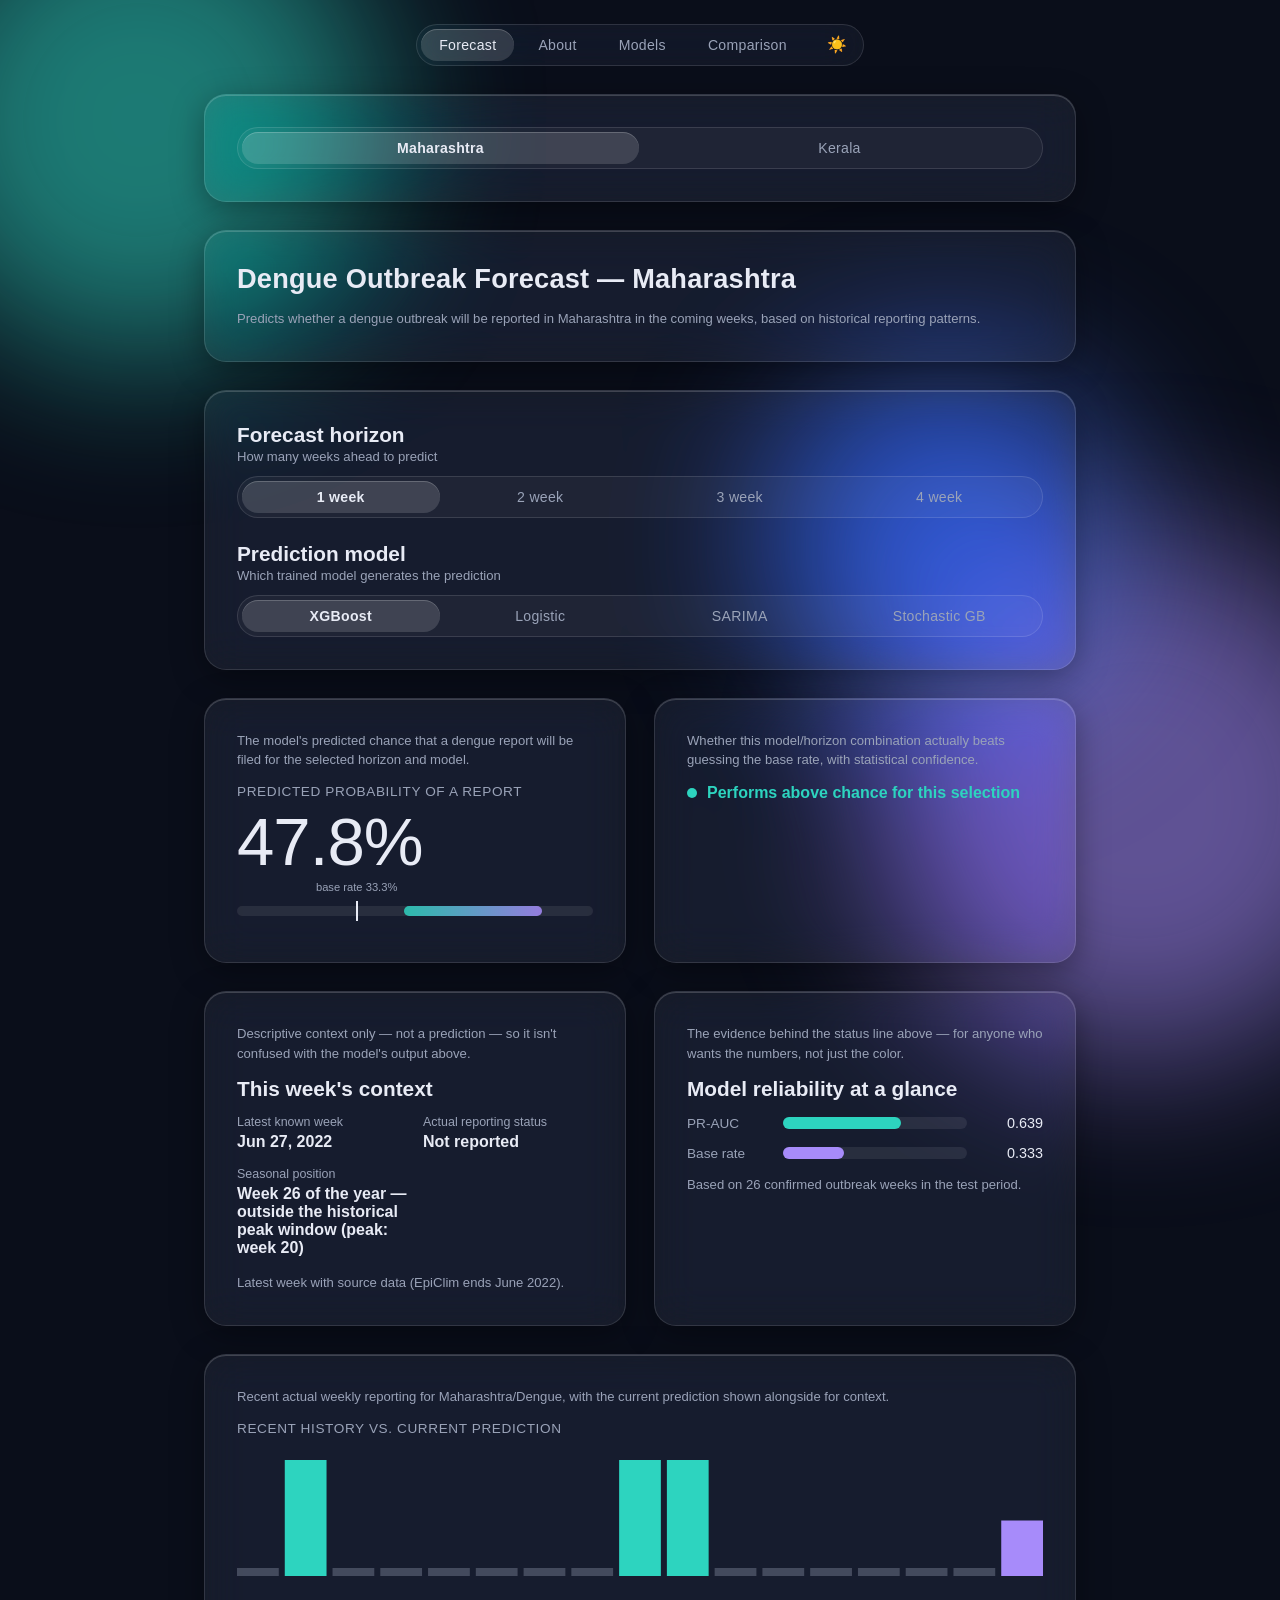
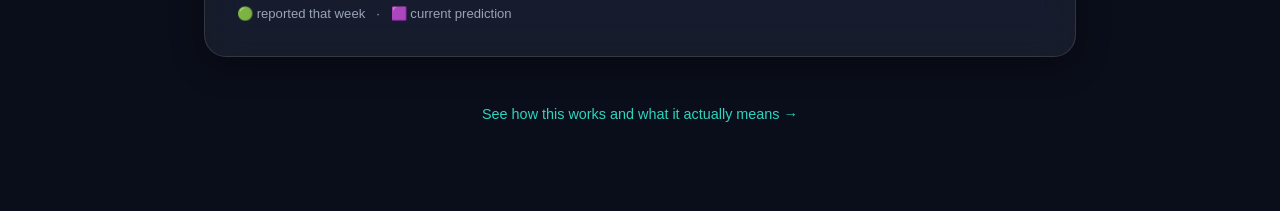
<file: frontend/index.html>
<!DOCTYPE html>
<html lang="en">
<head>
<meta charset="UTF-8">
<script>(function(){try{document.documentElement.dataset.theme=localStorage.getItem('theme')||'dark';}catch(e){}})();</script>
<meta name="viewport" content="width=device-width, initial-scale=1.0">
<link rel="icon" href="data:,">
<link rel="stylesheet" href="styles.css">
<title>Forecast — Dengue Outbreak, Maharashtra</title>
<script src="data/predictions.js"></script>
<script src="data/history.js"></script>
</head>
<body>
  <div class="blob b1"></div>
  <div class="blob b2"></div>
  <div class="blob b3"></div>

  <div class="wrap" id="app">
    <nav class="navbar">
      <a href="index.html" class="active">Forecast</a>
      <a href="about.html">About</a>
      <a href="models.html">Models</a>
      <a href="comparison.html">Comparison</a>
      <button id="theme-toggle" class="theme-toggle" aria-label="Toggle light/dark theme" title="Toggle theme"></button>
    </nav>

    <div class="card" style="animation-delay:0.02s">
      <div class="pill-group" id="state-group">
        <span class="segment-highlight"></span>
        <button class="pill" data-state="maharashtra">Maharashtra</button>
        <button class="pill" data-state="kerala">Kerala</button>
      </div>
      <p class="panel-caption below" id="state-caveat" style="display:none">Kerala trained on fewer outbreak weeks (68 vs 138), so its results rest on less data.</p>
    </div>

    <header class="card" style="animation-delay:0s">
      <h1 id="page-title">Dengue Outbreak Forecast — Maharashtra</h1>
      <p class="panel-caption below" id="page-subtitle">Predicts whether a dengue outbreak will be reported in Maharashtra in the coming weeks, based on historical reporting patterns.</p>
    </header>

    <div class="card" style="animation-delay:0.05s">
      <div class="selector-block">
        <div class="section-title">Forecast horizon</div>
        <div class="selector-desc">How many weeks ahead to predict</div>
        <div class="pill-group" id="horizon-group">
          <span class="segment-highlight"></span>
          <button class="pill" data-horizon="1">1 week</button>
          <button class="pill" data-horizon="2">2 week</button>
          <button class="pill" data-horizon="3">3 week</button>
          <button class="pill" data-horizon="4">4 week</button>
        </div>
      </div>
      <div class="selector-block">
        <div class="section-title">Prediction model</div>
        <div class="selector-desc">Which trained model generates the prediction</div>
        <div class="pill-group" id="model-group">
          <span class="segment-highlight"></span>
          <button class="pill" data-model="xgboost">XGBoost</button>
          <button class="pill" data-model="logistic">Logistic</button>
          <button class="pill" data-model="sarima">SARIMA</button>
          <button class="pill" data-model="sgb">Stochastic GB</button>
        </div>
        <p class="panel-caption below" id="shap-note" style="display:none">SHAP feature importance (on the About page) was computed for XGBoost only — not available for this model.</p>
      </div>
    </div>

    <div class="panel-grid">
      <div class="card" id="hero-card" style="animation-delay:0.1s">
        <p class="panel-caption">The model's predicted chance that a dengue report will be filed for the selected horizon and model.</p>
        <div class="hero-label" id="hero-label">Predicted probability of a report</div>
        <div class="hero-number count-up" id="hero-prob">—</div>
        <div class="ci-track" id="ci-track">
          <div class="ci-band" id="ci-band"></div>
          <div class="ci-marker" id="ci-marker" data-label="base rate"></div>
        </div>
        <p class="panel-caption below" id="sarima-score-note" style="display:none">SARIMA forecasts the reporting series directly — this is a forecast score, not a calibrated probability.</p>
      </div>

      <div class="card" id="status-card" style="animation-delay:0.15s">
        <p class="panel-caption">Whether this model/horizon combination actually beats guessing the base rate, with statistical confidence.</p>
        <div class="status-line" id="status-line">Loading…</div>
      </div>
    </div>

    <div class="panel-grid">
      <div class="card" id="week-context-card" style="animation-delay:0.16s">
        <p class="panel-caption">Descriptive context only — not a prediction — so it isn't confused with the model's output above.</p>
        <div class="section-title">This week's context</div>
        <dl class="fact-grid">
          <div><dt>Latest known week</dt><dd id="ctx-week-date">—</dd></div>
          <div><dt>Actual reporting status</dt><dd id="ctx-reported">—</dd></div>
          <div><dt>Seasonal position</dt><dd id="ctx-season">—</dd></div>
        </dl>
        <p class="panel-caption below">Latest week with source data (EpiClim ends June 2022).</p>
      </div>

      <div class="card" id="reliability-card" style="animation-delay:0.19s">
        <p class="panel-caption">The evidence behind the status line above — for anyone who wants the numbers, not just the color.</p>
        <div class="section-title">Model reliability at a glance</div>
        <div class="reliability-row">
          <div class="reliability-label">PR-AUC</div>
          <div class="reliability-track"><div class="reliability-fill pr-auc" id="rel-prauc-bar"></div></div>
          <div class="reliability-value" id="rel-prauc-value">—</div>
        </div>
        <div class="reliability-row">
          <div class="reliability-label">Base rate</div>
          <div class="reliability-track"><div class="reliability-fill base-rate" id="rel-base-bar"></div></div>
          <div class="reliability-value" id="rel-base-value">—</div>
        </div>
        <p class="panel-caption below" id="rel-positives">—</p>
      </div>
    </div>

    <div class="card" id="context-card" style="animation-delay:0.18s">
      <p class="panel-caption" id="context-chart-caption">Recent actual weekly reporting for Maharashtra/Dengue, with the current prediction shown alongside for context.</p>
      <div class="hero-label" style="margin-bottom:14px">Recent history vs. current prediction</div>
      <canvas id="context-canvas" height="140"></canvas>
      <p class="panel-caption below">🟢 reported that week &nbsp; · &nbsp; 🟪 current prediction</p>
    </div>

    <div class="more-link-wrap" style="animation-delay:0.2s">
      <a class="more-link" href="about.html">See how this works and what it actually means →</a>
    </div>
  </div>

<script src="theme.js"></script>
<script>
let ALL_PREDICTIONS = null;
let ALL_HISTORY = null;
let DATA = null;       // ALL_PREDICTIONS[state]
let HISTORY = null;    // ALL_HISTORY[state], plus .boundaries from ALL_HISTORY.boundaries
let horizon = 1, model = 'xgboost', state = 'maharashtra';

const STATE_LABELS = { maharashtra: 'Maharashtra', kerala: 'Kerala' };
const PEAK_WINDOW = 3; // +/- weeks counted as "near" the peak — a proximity band derived
                        // from each state's own single real peak-week value (history.json's
                        // peak_week, computed per state — Kerala's is NOT Maharashtra's).

function stateFromURL() {
  const s = new URLSearchParams(location.search).get('state');
  return s === 'kerala' ? 'kerala' : 'maharashtra';
}

function isoWeek(dateStr) {
  const d = new Date(dateStr + 'T00:00:00Z');
  d.setUTCDate(d.getUTCDate() + 4 - (d.getUTCDay() || 7));
  const yearStart = new Date(Date.UTC(d.getUTCFullYear(), 0, 1));
  return Math.ceil((((d - yearStart) / 86400000) + 1) / 7);
}

function positionHighlight(groupId) {
  const group = document.getElementById(groupId);
  const active = group.querySelector('.pill.active');
  const highlight = group.querySelector('.segment-highlight');
  if (!active || !highlight) return;
  highlight.style.left = active.offsetLeft + 'px';
  highlight.style.width = active.offsetWidth + 'px';
}

function setActive(groupId, attr, value) {
  document.querySelectorAll(`#${groupId} .pill`).forEach(b => {
    b.classList.toggle('active', b.dataset[attr] === String(value));
  });
  positionHighlight(groupId);
}

function showError(msg) {
  const el = document.getElementById('app');
  const div = document.createElement('div');
  div.className = 'card error-card';
  div.textContent = msg;
  el.prepend(div);
}

function countUp(el, target, suffix = '%', ms = 700) {
  const start = performance.now();
  function step(t) {
    const p = Math.min(1, (t - start) / ms);
    el.textContent = (target * p).toFixed(1) + suffix;
    if (p < 1) requestAnimationFrame(step);
  }
  requestAnimationFrame(step);
}

function drawContextChart(probability) {
  if (!HISTORY) return;
  const canvas = document.getElementById('context-canvas');
  const dpr = window.devicePixelRatio || 1;
  const w = canvas.clientWidth || 860, h = 140;
  canvas.width = w * dpr; canvas.height = h * dpr;
  const ctx = canvas.getContext('2d');
  ctx.setTransform(dpr, 0, 0, dpr, 0, 0);
  ctx.clearRect(0, 0, w, h);

  const cutoff = HISTORY.boundaries.test_end;
  const recent = HISTORY.series.filter(r => r.week_start_date <= cutoff).slice(-16);
  const n = recent.length + 1; // +1 slot for the predicted bar
  const gap = 6;
  const barW = (w - gap * (n - 1)) / n;
  const style = getComputedStyle(document.documentElement);
  const teal = style.getPropertyValue('--teal').trim();
  const violet = style.getPropertyValue('--violet').trim();
  const muted = style.getPropertyValue('--muted').trim();

  recent.forEach((r, i) => {
    const x = i * (barW + gap);
    ctx.globalAlpha = r.reported ? 1 : 0.35;
    ctx.fillStyle = r.reported ? teal : muted;
    const barH = r.reported ? h - 24 : 8;
    ctx.fillRect(x, h - 14 - barH, barW, barH);
  });

  const px = recent.length * (barW + gap);
  const predH = Math.max(4, probability * (h - 24));
  ctx.globalAlpha = 1;
  ctx.fillStyle = violet;
  ctx.fillRect(px, h - 14 - predH, barW, predH);
}

function render() {
  const d = DATA[String(horizon)][model];
  countUp(document.getElementById('hero-prob'), d.probability * 100);

  const isSarima = model === 'sarima';
  document.getElementById('hero-label').textContent = isSarima ? 'Forecast score' : 'Predicted probability of a report';
  document.getElementById('sarima-score-note').style.display = isSarima ? '' : 'none';

  const lo = d.pr_auc_ci_lo * 100, hi = d.pr_auc_ci_hi * 100, base = d.base_rate * 100;
  const band = document.getElementById('ci-band');
  band.style.left = lo + '%';
  band.style.width = (hi - lo) + '%';
  const marker = document.getElementById('ci-marker');
  marker.style.left = base + '%';
  marker.dataset.label = `base rate ${base.toFixed(1)}%`;

  const statusLine = document.getElementById('status-line');
  if (d.lower_ci_above_base_rate) {
    statusLine.className = 'status-line ok';
    statusLine.innerHTML = '<span class="dot"></span> Performs above chance for this selection';
  } else {
    statusLine.className = 'status-line warn';
    statusLine.innerHTML = '<span class="dot"></span> Does not perform above chance for this selection — not reliable for decision-making';
  }

  drawContextChart(d.probability);

  document.getElementById('rel-prauc-bar').style.width = (d.pr_auc * 100) + '%';
  document.getElementById('rel-prauc-value').textContent = d.pr_auc.toFixed(3);
  document.getElementById('rel-base-bar').style.width = (d.base_rate * 100) + '%';
  document.getElementById('rel-base-value').textContent = d.base_rate.toFixed(3);
  document.getElementById('rel-positives').textContent =
    `Based on ${d.test_positives} confirmed outbreak weeks in the test period.`;

  const shapNote = document.getElementById('shap-note');
  if (state === 'kerala') {
    shapNote.textContent = 'SHAP feature importance (on the About page) was only computed for Maharashtra/XGBoost — not available for Kerala.';
    shapNote.style.display = '';
  } else if (model === 'sarima' || model === 'sgb') {
    shapNote.textContent = 'SHAP feature importance (on the About page) was computed for XGBoost only — not available for this model.';
    shapNote.style.display = '';
  } else {
    shapNote.style.display = 'none';
  }
}

function renderWeekContext() {
  if (!HISTORY) return;
  // Weeks after coverage_cutoff are a structural gap in the source data (EpiClim
  // stopped reporting), not observed zeros — use the last week with real coverage.
  const cutoff = HISTORY.boundaries.coverage_cutoff;
  const covered = HISTORY.series.filter(r => r.week_start_date <= cutoff);
  const latest = covered[covered.length - 1];
  const date = new Date(latest.week_start_date + 'T00:00:00Z');
  document.getElementById('ctx-week-date').textContent =
    date.toLocaleDateString('en-US', { month: 'short', day: 'numeric', year: 'numeric', timeZone: 'UTC' });
  document.getElementById('ctx-reported').textContent = latest.reported ? 'Reported' : 'Not reported';

  const w = isoWeek(latest.week_start_date);
  const peakWeek = HISTORY.peak_week; // computed from this state's own data (precompute.py's compute_peak_week)
  const distance = Math.min(Math.abs(w - peakWeek), 52 - Math.abs(w - peakWeek));
  const near = distance <= PEAK_WINDOW;
  document.getElementById('ctx-season').textContent =
    `Week ${w} of the year — ${near ? 'within' : 'outside'} the historical peak window (peak: week ${peakWeek})`;
}

function applyState() {
  const label = STATE_LABELS[state];
  document.title = `Forecast — Dengue Outbreak, ${label}`;
  document.getElementById('page-title').textContent = `Dengue Outbreak Forecast — ${label}`;
  document.getElementById('page-subtitle').textContent =
    `Predicts whether a dengue outbreak will be reported in ${label} in the coming weeks, based on historical reporting patterns.`;
  document.getElementById('context-chart-caption').textContent =
    `Recent actual weekly reporting for ${label}/Dengue, with the current prediction shown alongside for context.`;
  document.getElementById('state-caveat').style.display = state === 'kerala' ? '' : 'none';

  DATA = ALL_PREDICTIONS[state];
  HISTORY = { ...ALL_HISTORY[state], boundaries: ALL_HISTORY.boundaries };

  const url = new URL(location.href);
  url.searchParams.set('state', state);
  history.replaceState(null, '', url);

  renderWeekContext();
  render();
}

function init() {
  if (!window.__DATA__ || !window.__DATA__.predictions || !window.__DATA__.history) {
    showError("Couldn't load forecast data — data/predictions.js or data/history.js didn't load. Run python scripts/precompute.py to (re)generate frontend/data/.");
    return;
  }
  ALL_PREDICTIONS = window.__DATA__.predictions;
  ALL_HISTORY = window.__DATA__.history;
  state = stateFromURL();
  setActive('state-group', 'state', state);
  applyState();
}

document.getElementById('horizon-group').addEventListener('click', e => {
  const b = e.target.closest('.pill'); if (!b) return;
  horizon = parseInt(b.dataset.horizon, 10);
  setActive('horizon-group', 'horizon', horizon);
  render();
});
document.getElementById('model-group').addEventListener('click', e => {
  const b = e.target.closest('.pill'); if (!b) return;
  model = b.dataset.model;
  setActive('model-group', 'model', model);
  render();
});
document.getElementById('state-group').addEventListener('click', e => {
  const b = e.target.closest('.pill'); if (!b) return;
  state = b.dataset.state;
  setActive('state-group', 'state', state);
  applyState();
});

setActive('horizon-group', 'horizon', horizon);
setActive('model-group', 'model', model);
init();
</script>
</body>
</html>
</file>
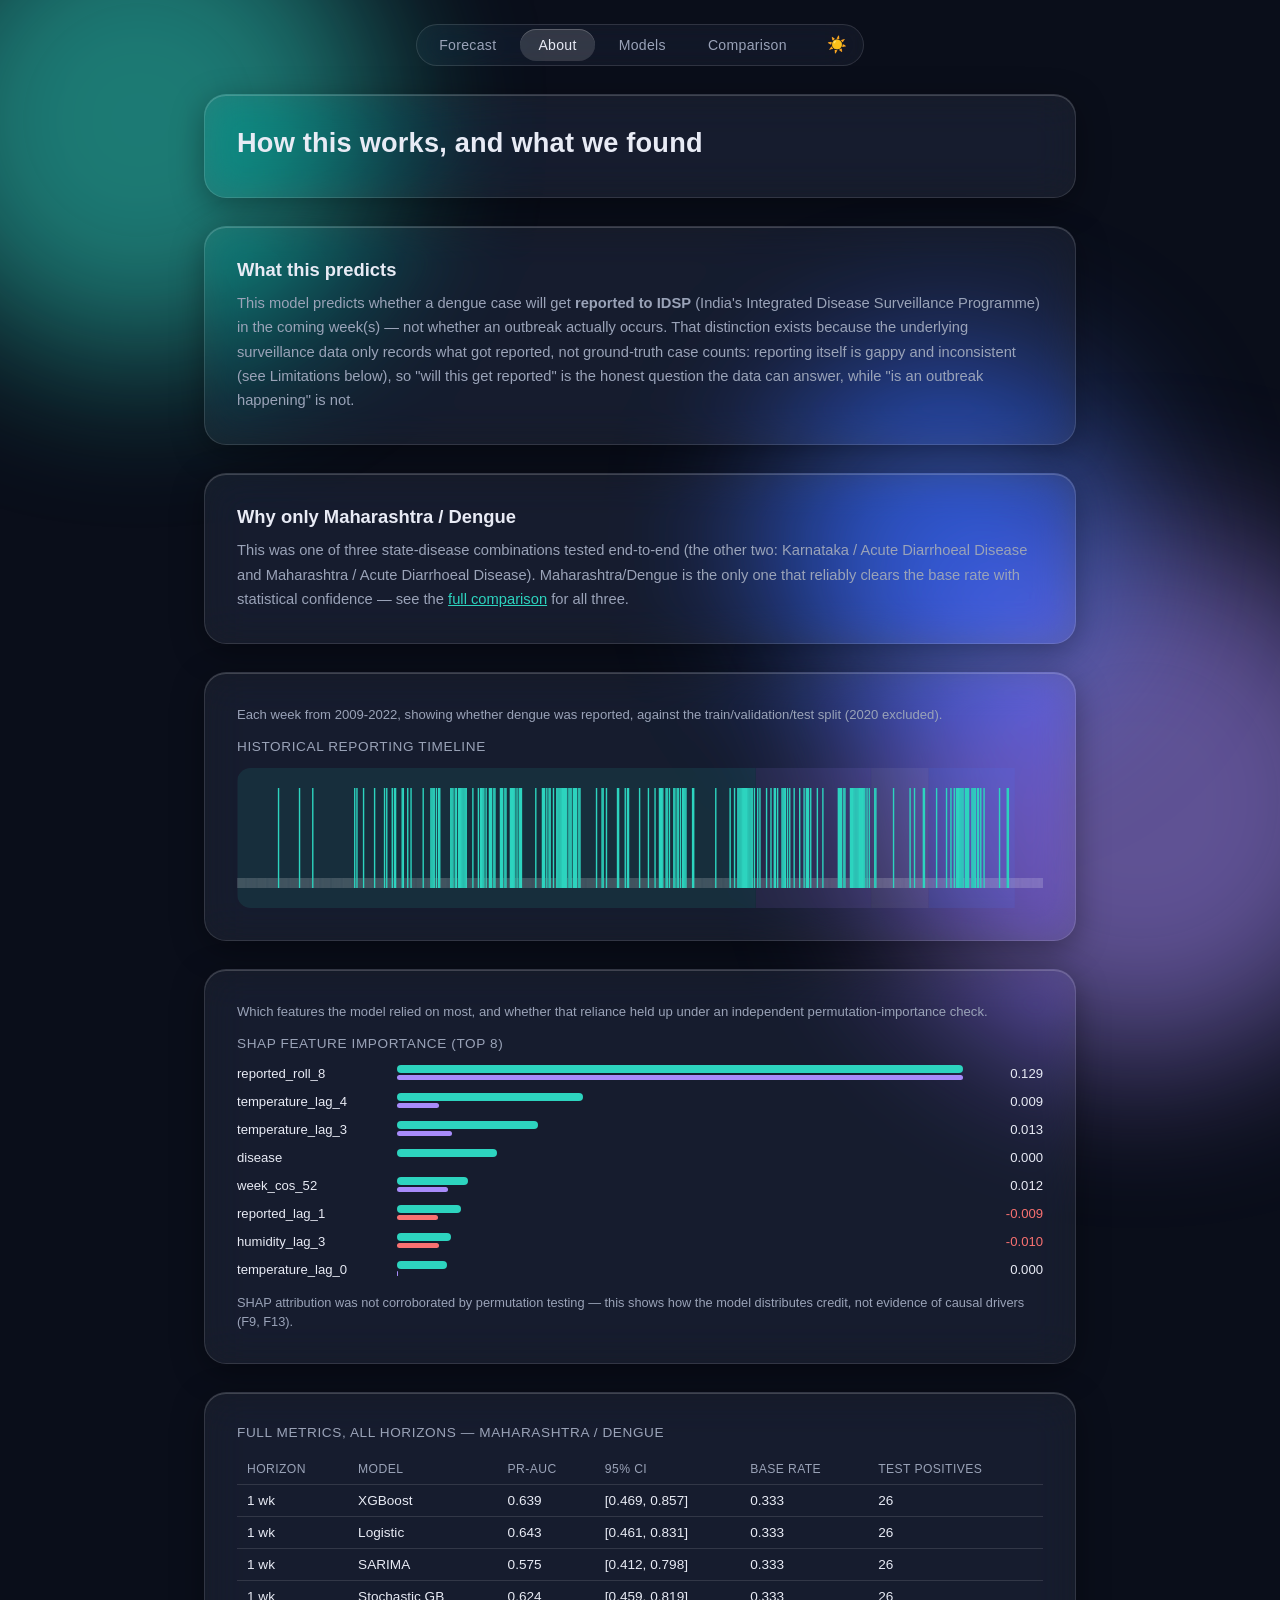
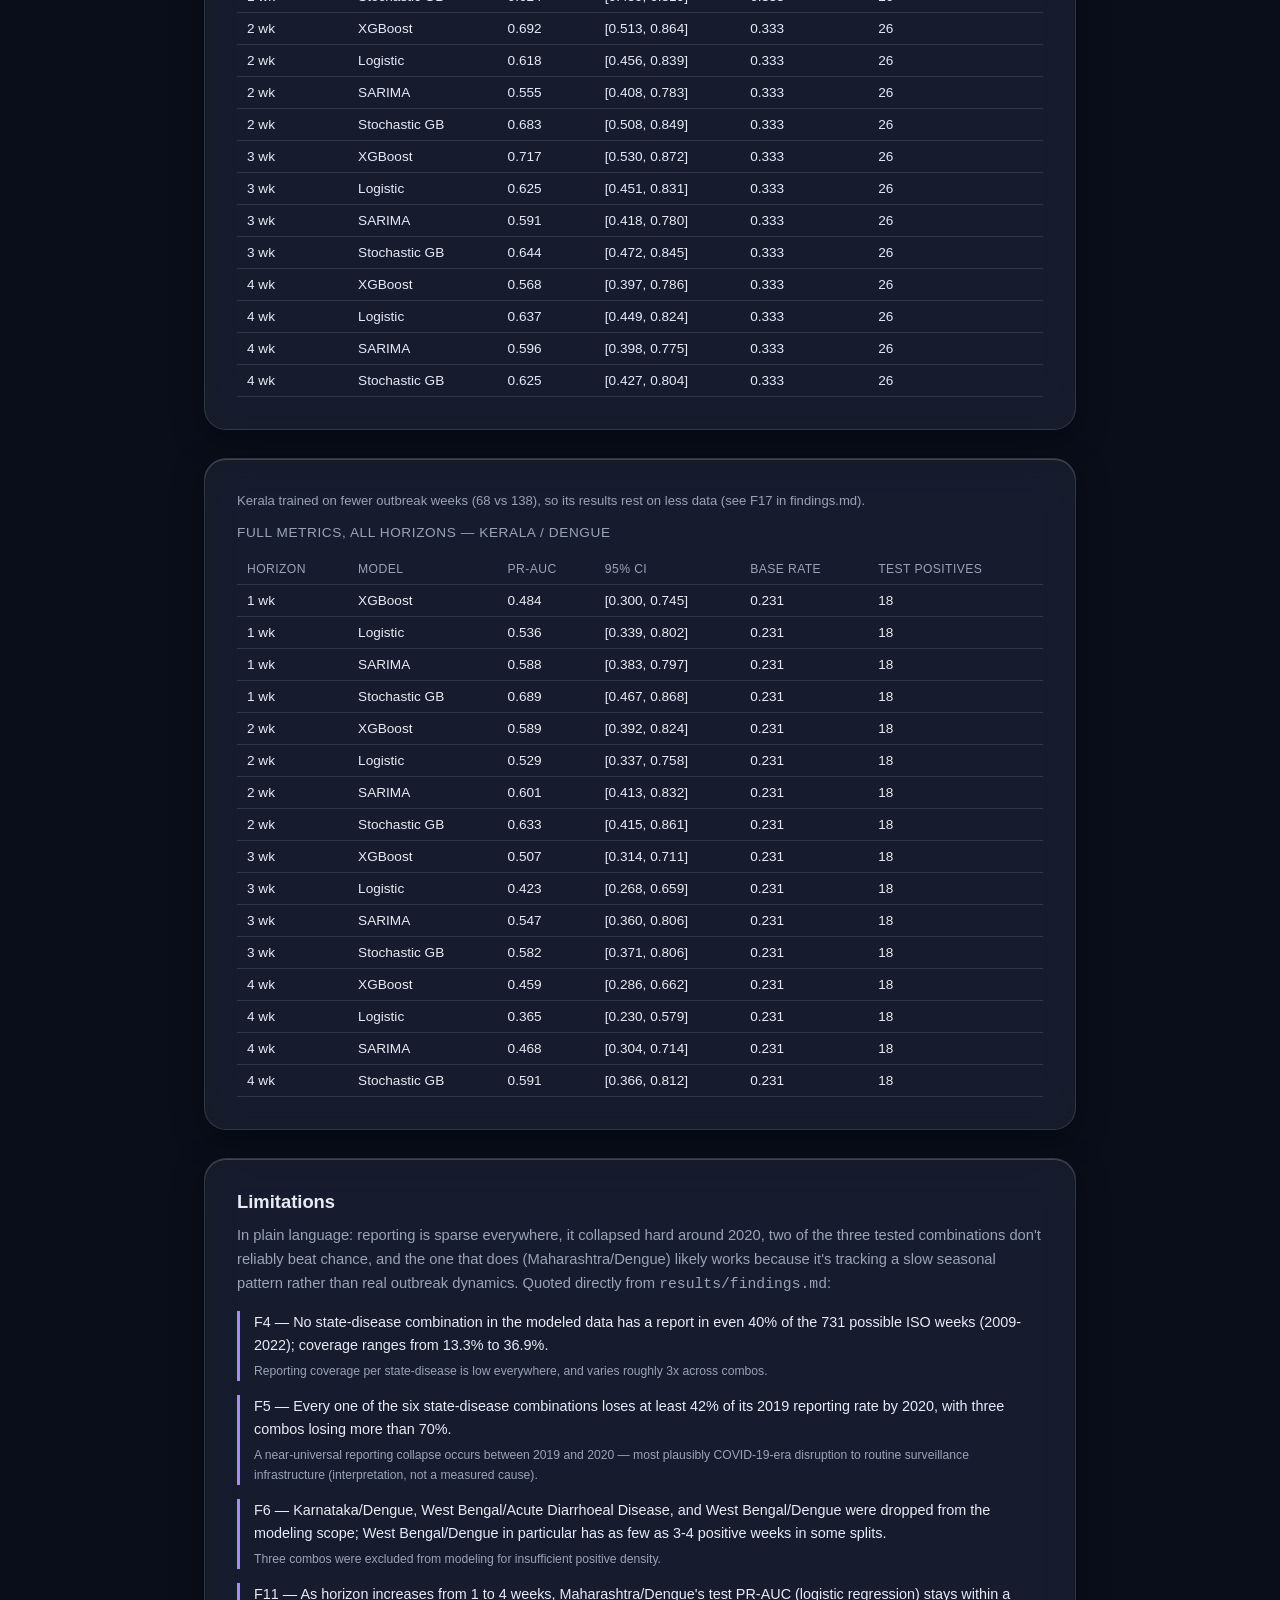
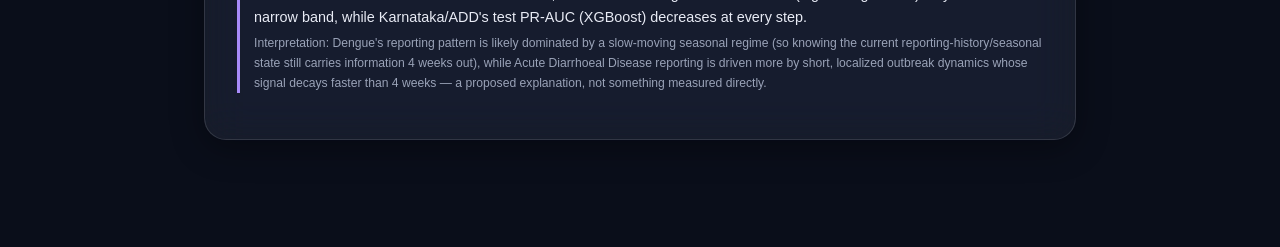
<file: frontend/about.html>
<!DOCTYPE html>
<html lang="en">
<head>
<meta charset="UTF-8">
<script>(function(){try{document.documentElement.dataset.theme=localStorage.getItem('theme')||'dark';}catch(e){}})();</script>
<meta name="viewport" content="width=device-width, initial-scale=1.0">
<link rel="icon" href="data:,">
<link rel="stylesheet" href="styles.css">
<title>About — Dengue Outbreak Forecast</title>
<script src="data/history.js"></script>
<script src="data/shap.js"></script>
<script src="data/predictions.js"></script>
</head>
<body>
  <div class="blob b1"></div>
  <div class="blob b2"></div>
  <div class="blob b3"></div>

  <div class="wrap" id="app">
    <nav class="navbar">
      <a href="index.html">Forecast</a>
      <a href="about.html" class="active">About</a>
      <a href="models.html">Models</a>
      <a href="comparison.html">Comparison</a>
      <button id="theme-toggle" class="theme-toggle" aria-label="Toggle light/dark theme" title="Toggle theme"></button>
    </nav>

    <header class="card" style="animation-delay:0s">
      <h1>How this works, and what we found</h1>
    </header>

    <div class="card prose" style="animation-delay:0.05s">
      <h2>What this predicts</h2>
      <p>This model predicts whether a dengue case will get <strong>reported to IDSP</strong>
        (India's Integrated Disease Surveillance Programme) in the coming week(s) —
        not whether an outbreak actually occurs. That distinction exists because
        the underlying surveillance data only records what got reported, not
        ground-truth case counts: reporting itself is gappy and inconsistent
        (see Limitations below), so "will this get reported" is the honest
        question the data can answer, while "is an outbreak happening" is not.</p>
    </div>

    <div class="card prose" style="animation-delay:0.1s">
      <h2>Why only Maharashtra / Dengue</h2>
      <p>This was one of three state-disease combinations tested end-to-end
        (the other two: Karnataka / Acute Diarrhoeal Disease and Maharashtra /
        Acute Diarrhoeal Disease). Maharashtra/Dengue is the only one that
        reliably clears the base rate with statistical confidence — see the
        <a href="comparison.html">full comparison</a> for all three.</p>
    </div>

    <div class="card" style="animation-delay:0.15s">
      <p class="panel-caption">Each week from 2009-2022, showing whether dengue was reported, against the train/validation/test split (2020 excluded).</p>
      <div class="hero-label" style="margin-bottom:14px">Historical reporting timeline</div>
      <canvas id="history-canvas" height="140"></canvas>
    </div>

    <div class="card" style="animation-delay:0.2s">
      <p class="panel-caption">Which features the model relied on most, and whether that reliance held up under an independent permutation-importance check.</p>
      <div class="hero-label" style="margin-bottom:14px">SHAP feature importance (top 8)</div>
      <div id="shap-list">Loading…</div>
      <div class="shap-caption">SHAP attribution was not corroborated by permutation testing — this shows how the model distributes credit, not evidence of causal drivers (F9, F13).</div>
    </div>

    <div class="card" style="animation-delay:0.25s">
      <div class="hero-label" style="margin-bottom:14px">Full metrics, all horizons — Maharashtra / Dengue</div>
      <table class="metrics-table" id="metrics-table">
        <thead>
          <tr><th>Horizon</th><th>Model</th><th>PR-AUC</th><th>95% CI</th><th>Base rate</th><th>Test positives</th></tr>
        </thead>
        <tbody><tr><td colspan="6">Loading…</td></tr></tbody>
      </table>
    </div>

    <div class="card" style="animation-delay:0.27s">
      <p class="panel-caption">Kerala trained on fewer outbreak weeks (68 vs 138), so its results rest on less data (see F17 in findings.md).</p>
      <div class="hero-label" style="margin-bottom:14px">Full metrics, all horizons — Kerala / Dengue</div>
      <table class="metrics-table" id="metrics-table-kerala">
        <thead>
          <tr><th>Horizon</th><th>Model</th><th>PR-AUC</th><th>95% CI</th><th>Base rate</th><th>Test positives</th></tr>
        </thead>
        <tbody><tr><td colspan="6">Loading…</td></tr></tbody>
      </table>
    </div>

    <div class="card prose" style="animation-delay:0.3s">
      <h2>Limitations</h2>
      <p>In plain language: reporting is sparse everywhere, it collapsed hard
        around 2020, two of the three tested combinations don't reliably
        beat chance, and the one that does (Maharashtra/Dengue) likely works
        because it's tracking a slow seasonal pattern rather than real
        outbreak dynamics. Quoted directly from
        <code>results/findings.md</code>:</p>

      <div class="finding">
        <p class="claim">F4 — No state-disease combination in the modeled data has a report in even 40% of the 731 possible ISO weeks (2009-2022); coverage ranges from 13.3% to 36.9%.</p>
        <p class="cite">Reporting coverage per state-disease is low everywhere, and varies roughly 3x across combos.</p>
      </div>

      <div class="finding">
        <p class="claim">F5 — Every one of the six state-disease combinations loses at least 42% of its 2019 reporting rate by 2020, with three combos losing more than 70%.</p>
        <p class="cite">A near-universal reporting collapse occurs between 2019 and 2020 — most plausibly COVID-19-era disruption to routine surveillance infrastructure (interpretation, not a measured cause).</p>
      </div>

      <div class="finding">
        <p class="claim">F6 — Karnataka/Dengue, West Bengal/Acute Diarrhoeal Disease, and West Bengal/Dengue were dropped from the modeling scope; West Bengal/Dengue in particular has as few as 3-4 positive weeks in some splits.</p>
        <p class="cite">Three combos were excluded from modeling for insufficient positive density.</p>
      </div>

      <div class="finding">
        <p class="claim">F11 — As horizon increases from 1 to 4 weeks, Maharashtra/Dengue's test PR-AUC (logistic regression) stays within a narrow band, while Karnataka/ADD's test PR-AUC (XGBoost) decreases at every step.</p>
        <p class="cite">Interpretation: Dengue's reporting pattern is likely dominated by a slow-moving seasonal regime (so knowing the current reporting-history/seasonal state still carries information 4 weeks out), while Acute Diarrhoeal Disease reporting is driven more by short, localized outbreak dynamics whose signal decays faster than 4 weeks — a proposed explanation, not something measured directly.</p>
      </div>
    </div>
  </div>

<script src="theme.js"></script>
<script>
function showError(msg) {
  const el = document.getElementById('app');
  const div = document.createElement('div');
  div.className = 'card error-card';
  div.textContent = msg;
  el.prepend(div);
}

function drawHistory(series, boundaries) {
  const canvas = document.getElementById('history-canvas');
  const dpr = window.devicePixelRatio || 1;
  const w = canvas.clientWidth || 860, h = 140;
  canvas.width = w * dpr; canvas.height = h * dpr;
  const ctx = canvas.getContext('2d');
  ctx.scale(dpr, dpr);

  const dates = series.map(r => new Date(r.week_start_date));
  const t0 = dates[0].getTime(), t1 = dates[dates.length - 1].getTime();
  const x = t => ((t - t0) / (t1 - t0)) * w;

  const regions = [
    [boundaries.train_start, boundaries.train_end, 'rgba(45,212,191,0.10)'],
    [boundaries.val_start, boundaries.val_end, 'rgba(167,139,250,0.10)'],
    [boundaries.excluded_start, boundaries.excluded_end, 'rgba(255,255,255,0.06)'],
    [boundaries.test_start, boundaries.test_end, 'rgba(79,124,255,0.12)'],
  ];
  regions.forEach(([s, e, color]) => {
    const xs = x(new Date(s).getTime()), xe = x(new Date(e).getTime());
    ctx.fillStyle = color;
    ctx.fillRect(xs, 0, xe - xs, h);
  });

  series.forEach(r => {
    const px = x(new Date(r.week_start_date).getTime());
    ctx.fillStyle = r.reported ? '#2dd4bf' : 'rgba(255,255,255,0.15)';
    ctx.fillRect(px, r.reported ? 20 : h - 30, 1.4, r.reported ? h - 40 : 10);
  });
}

function drawShap(rows) {
  const el = document.getElementById('shap-list');
  const maxShap = Math.max(...rows.map(r => r.mean_abs_shap));
  const maxPerm = Math.max(...rows.map(r => Math.abs(r.permutation_importance_mean ?? 0))) || 1;
  el.innerHTML = rows.map(r => {
    const shapPct = (r.mean_abs_shap / maxShap) * 100;
    const pv = r.permutation_importance_mean;
    const permPct = pv == null ? 0 : (Math.abs(pv) / maxPerm) * 100;
    const permColor = pv != null && pv < 0 ? 'background:var(--status-bad)' : '';
    const negClass = pv != null && pv < 0 ? 'neg' : '';
    return `<div class="shap-row">
      <div class="shap-label">${r.feature}</div>
      <div class="shap-bars">
        <div class="shap-bar" style="width:${shapPct}%"></div>
        <div class="shap-bar perm" style="width:${permPct}%;${permColor}"></div>
      </div>
      <div class="shap-perm-val ${negClass}">${pv == null ? 'n/a' : pv.toFixed(3)}</div>
    </div>`;
  }).join('');
}

const MODEL_LABELS = { xgboost: 'XGBoost', logistic: 'Logistic', sarima: 'SARIMA', sgb: 'Stochastic GB' };

function renderMetricsTable(predictions, tbodySelector) {
  const tbody = document.querySelector(tbodySelector);
  const rows = [];
  for (const horizon of ['1', '2', '3', '4']) {
    for (const model of ['xgboost', 'logistic', 'sarima', 'sgb']) {
      const d = predictions[horizon][model];
      rows.push(`<tr>
        <td>${horizon} wk</td>
        <td>${MODEL_LABELS[model]}</td>
        <td>${d.pr_auc.toFixed(3)}</td>
        <td>[${d.pr_auc_ci_lo.toFixed(3)}, ${d.pr_auc_ci_hi.toFixed(3)}]</td>
        <td>${d.base_rate.toFixed(3)}</td>
        <td>${d.test_positives}</td>
      </tr>`);
    }
  }
  tbody.innerHTML = rows.join('');
}

function init() {
  const data = window.__DATA__;
  if (!data || !data.history || !data.shap || !data.predictions) {
    showError("Couldn't load data — data/*.js didn't load. Run python scripts/precompute.py to (re)generate frontend/data/.");
    return;
  }
  // history.json/predictions.json are now per-state (Forecast page's state
  // selector); this page stays Maharashtra-only for the chart/SHAP panel,
  // plus one additive Kerala metrics table below the Maharashtra one.
  drawHistory(data.history.maharashtra.series, data.history.boundaries);
  drawShap(data.shap);
  renderMetricsTable(data.predictions.maharashtra, '#metrics-table tbody');
  renderMetricsTable(data.predictions.kerala, '#metrics-table-kerala tbody');
}
init();
</script>
</body>
</html>
</file>
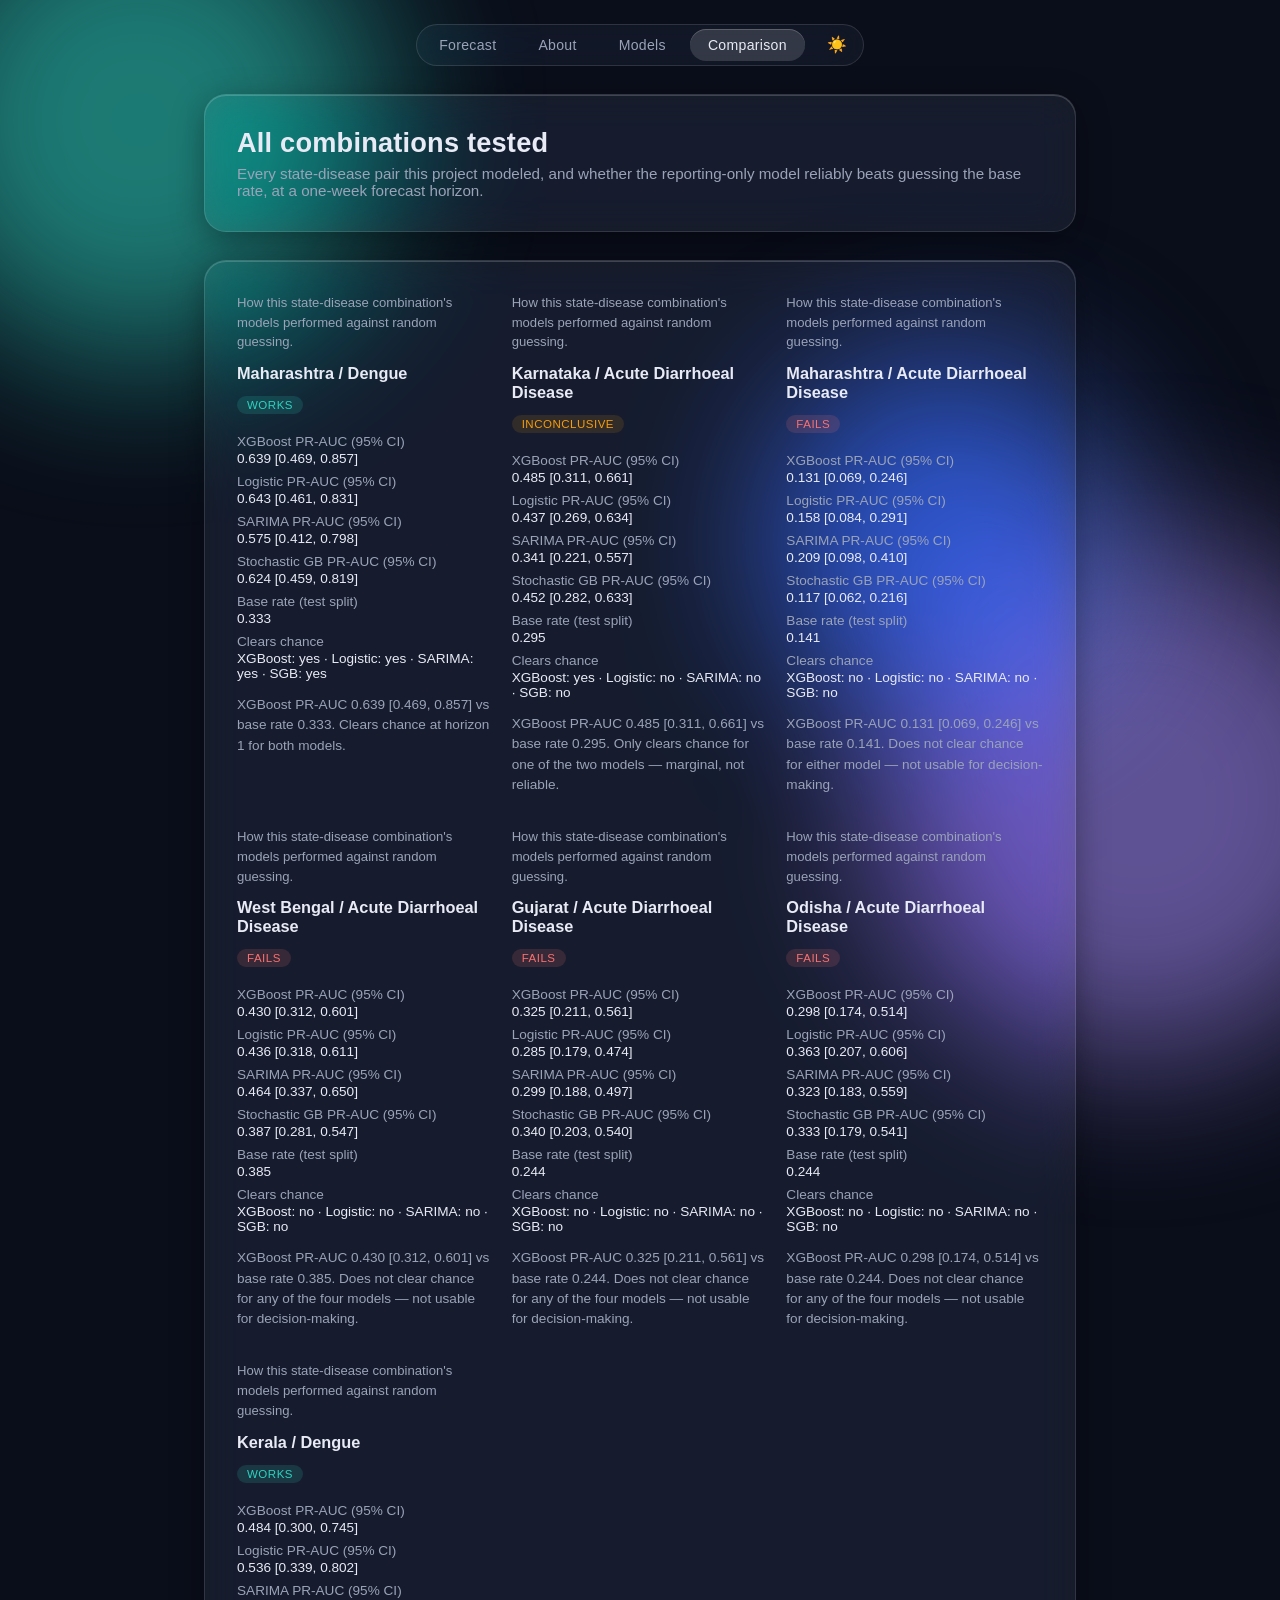
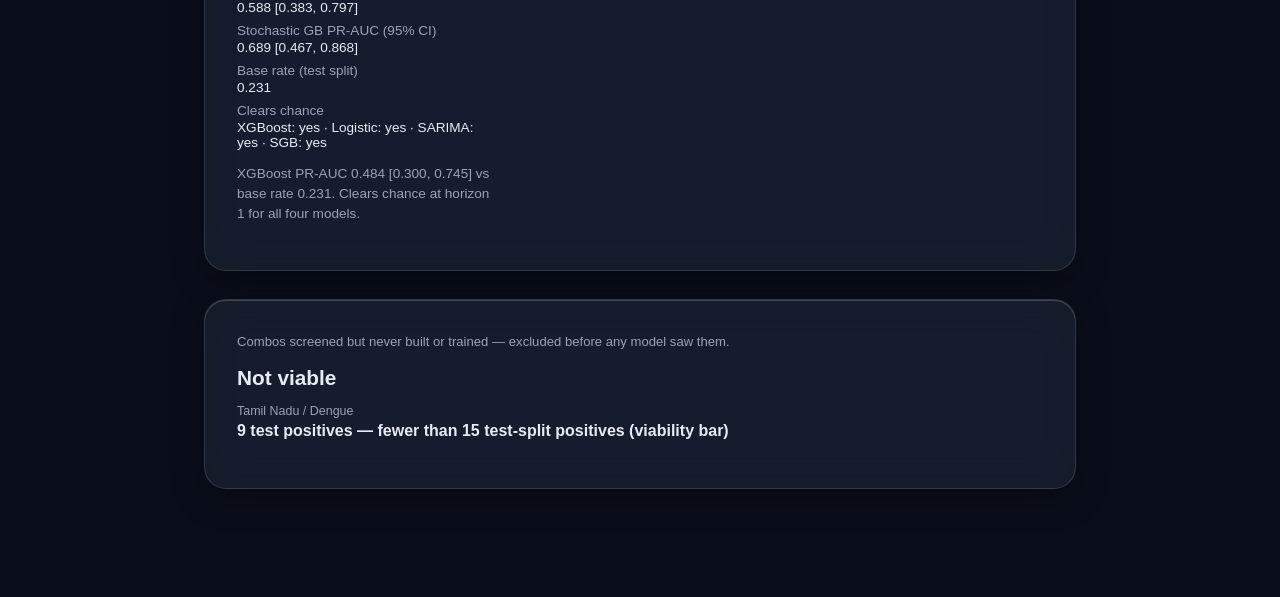
<file: frontend/comparison.html>
<!DOCTYPE html>
<html lang="en">
<head>
<meta charset="UTF-8">
<script>(function(){try{document.documentElement.dataset.theme=localStorage.getItem('theme')||'dark';}catch(e){}})();</script>
<meta name="viewport" content="width=device-width, initial-scale=1.0">
<link rel="icon" href="data:,">
<link rel="stylesheet" href="styles.css">
<title>Comparison — Dengue Outbreak Forecast</title>
<script src="data/comparison.js"></script>
<script src="data/not_viable.js"></script>
</head>
<body>
  <div class="blob b1"></div>
  <div class="blob b2"></div>
  <div class="blob b3"></div>

  <div class="wrap" id="app">
    <nav class="navbar">
      <a href="index.html">Forecast</a>
      <a href="about.html">About</a>
      <a href="models.html">Models</a>
      <a href="comparison.html" class="active">Comparison</a>
      <button id="theme-toggle" class="theme-toggle" aria-label="Toggle light/dark theme" title="Toggle theme"></button>
    </nav>

    <header class="card" style="animation-delay:0s">
      <h1>All combinations tested</h1>
      <p>Every state-disease pair this project modeled, and whether the reporting-only
        model reliably beats guessing the base rate, at a one-week forecast horizon.</p>
    </header>

    <div class="card" style="animation-delay:0.05s">
      <div class="combo-grid" id="combo-grid">Loading…</div>
    </div>

    <div class="card" style="animation-delay:0.08s">
      <p class="panel-caption">Combos screened but never built or trained — excluded before any model saw them.</p>
      <div class="section-title" style="margin-bottom:12px">Not viable</div>
      <dl class="fact-grid" id="not-viable-list"></dl>
    </div>
  </div>

<script src="theme.js"></script>
<script>
function showError(msg) {
  const el = document.getElementById('app');
  const div = document.createElement('div');
  div.className = 'card error-card';
  div.textContent = msg;
  el.prepend(div);
}

function render(combos) {
  const grid = document.getElementById('combo-grid');
  grid.innerHTML = combos.map(c => `
    <div class="combo-card">
      <p class="panel-caption">How this state-disease combination's models performed against random guessing.</p>
      <h3>${c.combo}</h3>
      <div class="outcome-tag ${c.outcome}">${c.outcome}</div>
      <dl>
        <dt>XGBoost PR-AUC (95% CI)</dt>
        <dd>${c.xgboost.pr_auc.toFixed(3)} [${c.xgboost.pr_auc_ci_lo.toFixed(3)}, ${c.xgboost.pr_auc_ci_hi.toFixed(3)}]</dd>
        <dt>Logistic PR-AUC (95% CI)</dt>
        <dd>${c.logistic.pr_auc.toFixed(3)} [${c.logistic.pr_auc_ci_lo.toFixed(3)}, ${c.logistic.pr_auc_ci_hi.toFixed(3)}]</dd>
        <dt>SARIMA PR-AUC (95% CI)</dt>
        <dd>${c.sarima.pr_auc.toFixed(3)} [${c.sarima.pr_auc_ci_lo.toFixed(3)}, ${c.sarima.pr_auc_ci_hi.toFixed(3)}]</dd>
        <dt>Stochastic GB PR-AUC (95% CI)</dt>
        <dd>${c.sgb.pr_auc.toFixed(3)} [${c.sgb.pr_auc_ci_lo.toFixed(3)}, ${c.sgb.pr_auc_ci_hi.toFixed(3)}]</dd>
        <dt>Base rate (test split)</dt>
        <dd>${c.base_rate.toFixed(3)}</dd>
        <dt>Clears chance</dt>
        <dd>XGBoost: ${c.xgboost.cleared ? 'yes' : 'no'} · Logistic: ${c.logistic.cleared ? 'yes' : 'no'} · SARIMA: ${c.sarima.cleared ? 'yes' : 'no'} · SGB: ${c.sgb.cleared ? 'yes' : 'no'}</dd>
      </dl>
      <p class="sentence">${c.sentence}</p>
    </div>
  `).join('');
}

function renderNotViable(items) {
  const el = document.getElementById('not-viable-list');
  el.innerHTML = items.map(item => `
    <div><dt>${item.combo}</dt><dd>${item.test_positives} test positives — ${item.reason}</dd></div>
  `).join('');
}

function init() {
  if (!window.__DATA__ || !window.__DATA__.comparison || !window.__DATA__.not_viable) {
    showError("Couldn't load comparison data — data/comparison.js or data/not_viable.js didn't load. Run python scripts/precompute.py to (re)generate frontend/data/.");
    return;
  }
  render(window.__DATA__.comparison);
  renderNotViable(window.__DATA__.not_viable);
}
init();
</script>
</body>
</html>
</file>
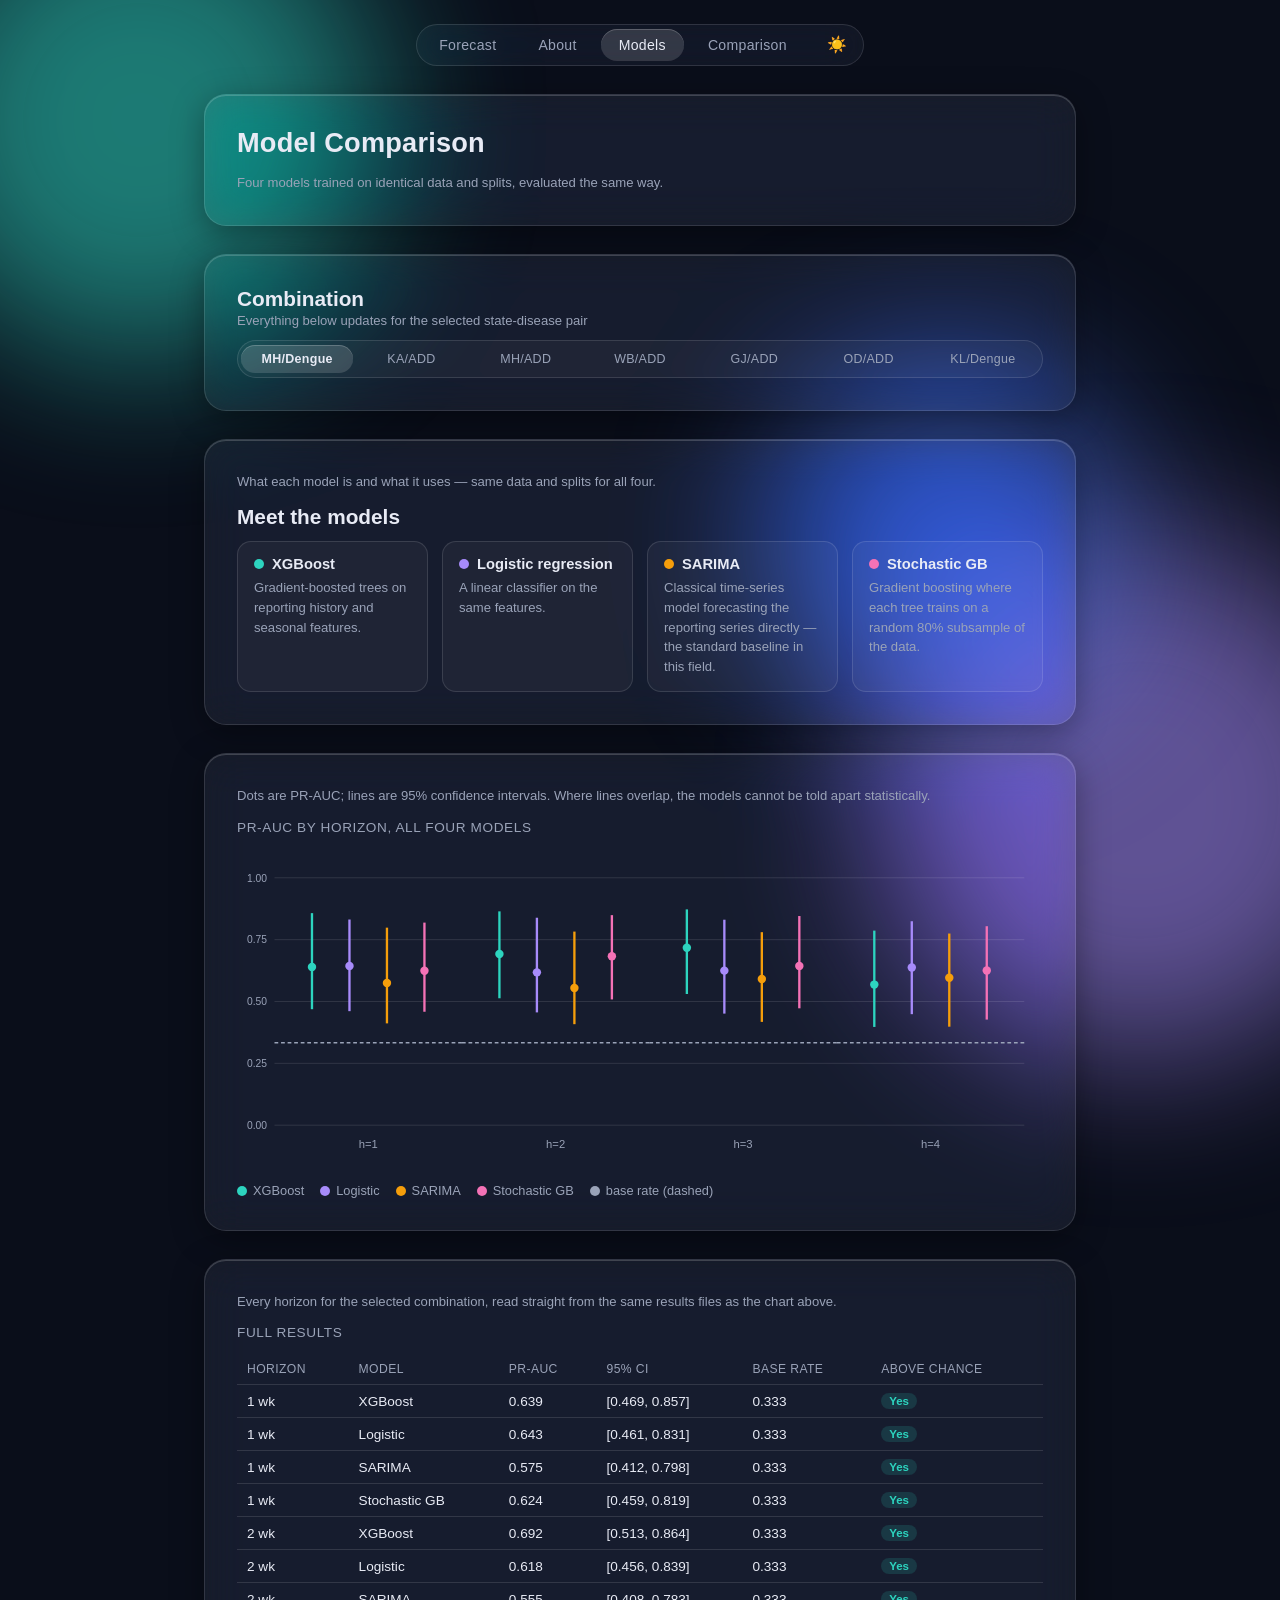
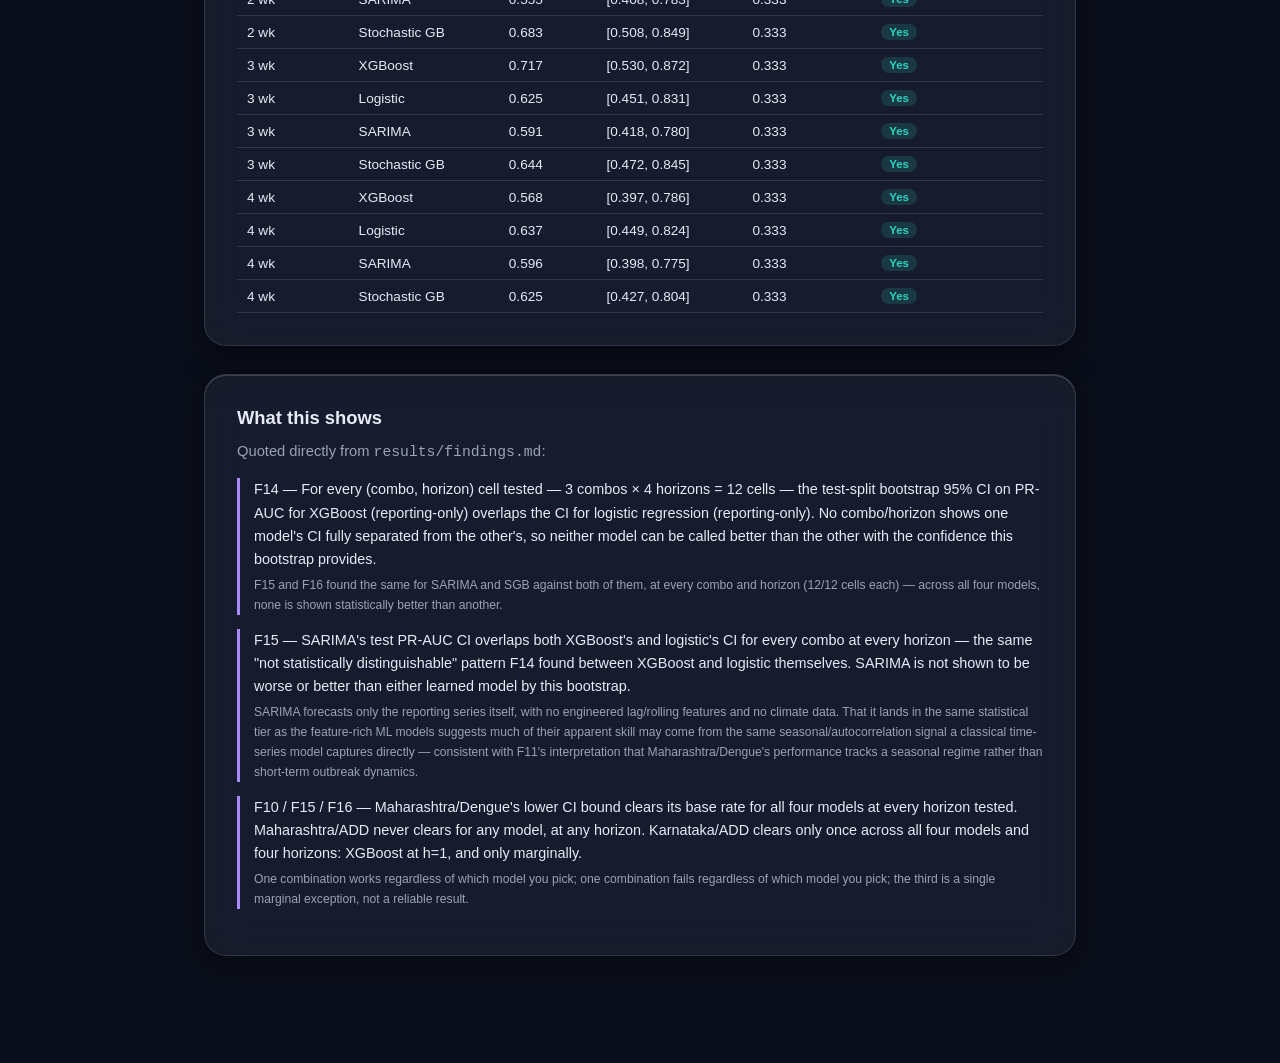
<file: frontend/models.html>
<!DOCTYPE html>
<html lang="en">
<head>
<meta charset="UTF-8">
<script>(function(){try{document.documentElement.dataset.theme=localStorage.getItem('theme')||'dark';}catch(e){}})();</script>
<meta name="viewport" content="width=device-width, initial-scale=1.0">
<link rel="icon" href="data:,">
<link rel="stylesheet" href="styles.css">
<title>Model Comparison — Dengue Outbreak Forecast</title>
<script src="data/models.js"></script>
</head>
<body>
  <div class="blob b1"></div>
  <div class="blob b2"></div>
  <div class="blob b3"></div>

  <div class="wrap" id="app">
    <nav class="navbar">
      <a href="index.html">Forecast</a>
      <a href="about.html">About</a>
      <a href="models.html" class="active">Models</a>
      <a href="comparison.html">Comparison</a>
      <button id="theme-toggle" class="theme-toggle" aria-label="Toggle light/dark theme" title="Toggle theme"></button>
    </nav>

    <header class="card" style="animation-delay:0s">
      <h1>Model Comparison</h1>
      <p class="panel-caption below">Four models trained on identical data and splits, evaluated the same way.</p>
    </header>

    <div class="card" style="animation-delay:0.05s">
      <div class="section-title">Combination</div>
      <div class="selector-desc">Everything below updates for the selected state-disease pair</div>
      <div class="pill-group" id="combo-group">
        <span class="segment-highlight"></span>
        <button class="pill" data-combo="Maharashtra / Dengue">MH/Dengue</button>
        <button class="pill" data-combo="Karnataka / Acute Diarrhoeal Disease">KA/ADD</button>
        <button class="pill" data-combo="Maharashtra / Acute Diarrhoeal Disease">MH/ADD</button>
        <button class="pill" data-combo="West Bengal / Acute Diarrhoeal Disease">WB/ADD</button>
        <button class="pill" data-combo="Gujarat / Acute Diarrhoeal Disease">GJ/ADD</button>
        <button class="pill" data-combo="Odisha / Acute Diarrhoeal Disease">OD/ADD</button>
        <button class="pill" data-combo="Kerala / Dengue">KL/Dengue</button>
      </div>
    </div>

    <div class="card" style="animation-delay:0.08s">
      <p class="panel-caption">What each model is and what it uses — same data and splits for all four.</p>
      <div class="section-title" style="margin-bottom:12px">Meet the models</div>
      <div class="model-mini-grid">
        <div class="model-mini">
          <h4><span class="swatch" style="background:var(--teal)"></span>XGBoost</h4>
          <p>Gradient-boosted trees on reporting history and seasonal features.</p>
        </div>
        <div class="model-mini">
          <h4><span class="swatch" style="background:var(--violet)"></span>Logistic regression</h4>
          <p>A linear classifier on the same features.</p>
        </div>
        <div class="model-mini">
          <h4><span class="swatch" style="background:var(--status-warn)"></span>SARIMA</h4>
          <p>Classical time-series model forecasting the reporting series directly — the standard baseline in this field.</p>
        </div>
        <div class="model-mini">
          <h4><span class="swatch" style="background:var(--sgb-color)"></span>Stochastic GB</h4>
          <p>Gradient boosting where each tree trains on a random 80% subsample of the data.</p>
        </div>
      </div>
    </div>

    <div class="card" style="animation-delay:0.11s">
      <p class="panel-caption">Dots are PR-AUC; lines are 95% confidence intervals. Where lines overlap, the models cannot be told apart statistically.</p>
      <div class="hero-label" style="margin-bottom:14px">PR-AUC by horizon, all four models</div>
      <div id="ci-chart-wrap"><svg id="ci-chart" viewBox="0 0 860 320" width="100%" height="320"></svg></div>
      <div class="chart-legend" id="chart-legend"></div>
    </div>

    <div class="card" style="animation-delay:0.14s">
      <p class="panel-caption">Every horizon for the selected combination, read straight from the same results files as the chart above.</p>
      <div class="hero-label" style="margin-bottom:14px">Full results</div>
      <table class="metrics-table" id="results-table">
        <thead>
          <tr><th>Horizon</th><th>Model</th><th>PR-AUC</th><th>95% CI</th><th>Base rate</th><th>Above chance</th></tr>
        </thead>
        <tbody><tr><td colspan="6">Loading…</td></tr></tbody>
      </table>
    </div>

    <div class="card prose" style="animation-delay:0.17s">
      <h2>What this shows</h2>
      <p>Quoted directly from <code>results/findings.md</code>:</p>

      <div class="finding">
        <p class="claim">F14 — For every (combo, horizon) cell tested — 3 combos × 4 horizons = 12 cells — the test-split bootstrap 95% CI on PR-AUC for XGBoost (reporting-only) overlaps the CI for logistic regression (reporting-only). No combo/horizon shows one model's CI fully separated from the other's, so neither model can be called better than the other with the confidence this bootstrap provides.</p>
        <p class="cite">F15 and F16 found the same for SARIMA and SGB against both of them, at every combo and horizon (12/12 cells each) — across all four models, none is shown statistically better than another.</p>
      </div>

      <div class="finding">
        <p class="claim">F15 — SARIMA's test PR-AUC CI overlaps both XGBoost's and logistic's CI for every combo at every horizon — the same "not statistically distinguishable" pattern F14 found between XGBoost and logistic themselves. SARIMA is not shown to be worse or better than either learned model by this bootstrap.</p>
        <p class="cite">SARIMA forecasts only the reporting series itself, with no engineered lag/rolling features and no climate data. That it lands in the same statistical tier as the feature-rich ML models suggests much of their apparent skill may come from the same seasonal/autocorrelation signal a classical time-series model captures directly — consistent with F11's interpretation that Maharashtra/Dengue's performance tracks a seasonal regime rather than short-term outbreak dynamics.</p>
      </div>

      <div class="finding">
        <p class="claim">F10 / F15 / F16 — Maharashtra/Dengue's lower CI bound clears its base rate for all four models at every horizon tested. Maharashtra/ADD never clears for any model, at any horizon. Karnataka/ADD clears only once across all four models and four horizons: XGBoost at h=1, and only marginally.</p>
        <p class="cite">One combination works regardless of which model you pick; one combination fails regardless of which model you pick; the third is a single marginal exception, not a reliable result.</p>
      </div>
    </div>
  </div>

<script src="theme.js"></script>
<script>
const MODELS_ORDER = ['xgboost', 'logistic', 'sarima', 'sgb'];
const MODEL_LABELS = { xgboost: 'XGBoost', logistic: 'Logistic', sarima: 'SARIMA', sgb: 'Stochastic GB' };
const MODEL_COLORS = { xgboost: 'var(--teal)', logistic: 'var(--violet)', sarima: 'var(--status-warn)', sgb: 'var(--sgb-color)' };
const HORIZONS = ['1', '2', '3', '4'];

let combo = 'Maharashtra / Dengue';

function showError(msg) {
  const el = document.getElementById('app');
  const div = document.createElement('div');
  div.className = 'card error-card';
  div.textContent = msg;
  el.prepend(div);
}

function positionHighlight() {
  const group = document.getElementById('combo-group');
  const active = group.querySelector('.pill.active');
  const highlight = group.querySelector('.segment-highlight');
  if (!active || !highlight) return;
  highlight.style.left = active.offsetLeft + 'px';
  highlight.style.width = active.offsetWidth + 'px';
}

function setActiveCombo() {
  document.querySelectorAll('#combo-group .pill').forEach(b => {
    b.classList.toggle('active', b.dataset.combo === combo);
  });
  positionHighlight();
}

const CHART_W = 860, CHART_H = 320;
const MARGIN = { top: 20, right: 20, bottom: 36, left: 40 };
const PLOT_W = CHART_W - MARGIN.left - MARGIN.right;
const PLOT_H = CHART_H - MARGIN.top - MARGIN.bottom;

function yPos(v) { return MARGIN.top + (1 - v) * PLOT_H; }

function drawChart(data) {
  const groupW = PLOT_W / HORIZONS.length;
  const modelW = groupW / (MODELS_ORDER.length + 1);
  let svg = '';

  [0, 0.25, 0.5, 0.75, 1].forEach(tick => {
    const y = yPos(tick);
    svg += `<line x1="${MARGIN.left}" y1="${y}" x2="${CHART_W - MARGIN.right}" y2="${y}" stroke="var(--border)" stroke-width="1" />`;
    svg += `<text x="${MARGIN.left - 8}" y="${y + 4}" text-anchor="end" font-size="11" fill="var(--muted)">${tick.toFixed(2)}</text>`;
  });

  HORIZONS.forEach((h, i) => {
    const groupX = MARGIN.left + i * groupW;
    const baseRate = data[h]['xgboost'].base_rate; // identical across models for a given combo+horizon
    const by = yPos(baseRate);
    svg += `<line x1="${groupX}" y1="${by}" x2="${groupX + groupW}" y2="${by}" stroke="var(--muted)" stroke-width="1.5" stroke-dasharray="4,3" />`;
    svg += `<text x="${groupX + groupW / 2}" y="${CHART_H - 12}" text-anchor="middle" font-size="12" fill="var(--muted)">h=${h}</text>`;

    MODELS_ORDER.forEach((model, j) => {
      const m = data[h][model];
      const x = groupX + modelW * (j + 1);
      const yLo = yPos(m.pr_auc_ci_lo), yHi = yPos(m.pr_auc_ci_hi), yMid = yPos(m.pr_auc);
      const color = MODEL_COLORS[model];
      svg += `<line x1="${x}" y1="${yLo}" x2="${x}" y2="${yHi}" stroke="${color}" stroke-width="2.5" />`;
      svg += `<circle cx="${x}" cy="${yMid}" r="4.5" fill="${color}" />`;
    });
  });

  document.getElementById('ci-chart').innerHTML = svg;

  const legend = document.getElementById('chart-legend');
  legend.innerHTML = MODELS_ORDER.map(m =>
    `<span><span class="swatch" style="background:${MODEL_COLORS[m]}"></span>${MODEL_LABELS[m]}</span>`
  ).join('') + '<span><span class="swatch" style="background:var(--muted)"></span>base rate (dashed)</span>';
}

function renderTable(data) {
  const tbody = document.querySelector('#results-table tbody');
  const rows = [];
  for (const h of HORIZONS) {
    for (const model of MODELS_ORDER) {
      const m = data[h][model];
      rows.push(`<tr>
        <td>${h} wk</td>
        <td>${MODEL_LABELS[model]}</td>
        <td>${m.pr_auc.toFixed(3)}</td>
        <td>[${m.pr_auc_ci_lo.toFixed(3)}, ${m.pr_auc_ci_hi.toFixed(3)}]</td>
        <td>${m.base_rate.toFixed(3)}</td>
        <td><span class="above-badge ${m.lower_ci_above_base ? 'yes' : 'no'}">${m.lower_ci_above_base ? 'Yes' : 'No'}</span></td>
      </tr>`);
    }
  }
  tbody.innerHTML = rows.join('');
}

function render() {
  const data = window.__DATA__.models.data[combo];
  drawChart(data);
  renderTable(data);
}

document.getElementById('combo-group').addEventListener('click', e => {
  const b = e.target.closest('.pill'); if (!b) return;
  combo = b.dataset.combo;
  setActiveCombo();
  render();
});

function init() {
  if (!window.__DATA__ || !window.__DATA__.models) {
    showError("Couldn't load model comparison data — data/models.js didn't load. Run python scripts/precompute.py to (re)generate frontend/data/.");
    return;
  }
  setActiveCombo();
  render();
}

setActiveCombo();
init();
</script>
</body>
</html>
</file>
<file: frontend/styles.css>
:root {
  /* Dark theme (default) — unchanged from the original palette. */
  --bg: #0a0e1a;
  --panel-bg: rgba(255,255,255,0.06);
  --border: rgba(255,255,255,0.12);
  --text: #e8ebf5;
  --muted: #9aa3b8;
  --teal: #2dd4bf;
  --violet: #a78bfa;
  --sgb-color: #f472b6;
  --status-ok: #2dd4bf;
  --status-warn: #f59e0b;
  --status-bad: #f87171;
  --status-ok-tint: rgba(45,212,191,0.15);
  --status-warn-tint: rgba(245,158,11,0.12);
  --status-bad-tint: rgba(248,113,113,0.15);
  --control-bg: rgba(255,255,255,0.04);
  --track-bg: rgba(255,255,255,0.08);
  --active-bg: rgba(255,255,255,0.14);
  --active-shadow: inset 0 1px 0 rgba(255,255,255,0.2);
  --card-shadow: 0 8px 32px rgba(0,0,0,0.35), inset 0 1px 0 rgba(255,255,255,0.18);
  --blob1: #2dd4bf;
  --blob2: #a78bfa;
  --blob3: #4f7cff;
  --blob-opacity: 0.55;
}

:root[data-theme="light"] {
  --bg: #f4f6fb;
  --panel-bg: rgba(255,255,255,0.55);
  --border: rgba(0,0,0,0.08);
  --text: #1a1d29;
  --muted: #5b6178;
  --status-ok: #047857;
  --status-warn: #b45309;
  --status-bad: #dc2626;
  --status-ok-tint: rgba(4,120,87,0.12);
  --status-warn-tint: rgba(180,83,9,0.1);
  --status-bad-tint: rgba(220,38,38,0.12);
  --control-bg: rgba(0,0,0,0.03);
  --track-bg: rgba(0,0,0,0.06);
  --active-bg: rgba(255,255,255,0.9);
  --active-shadow: 0 1px 4px rgba(15,23,42,0.1);
  --card-shadow: 0 8px 32px rgba(15,23,42,0.08), inset 0 1px 4px rgba(15,23,42,0.03);
  --blob1: #99f6e4;
  --blob2: #ddd6fe;
  --blob3: #c7d2fe;
  --blob-opacity: 0.4;
}

* { box-sizing: border-box; }
body {
  margin: 0;
  background: var(--bg);
  color: var(--text);
  font-family: -apple-system, BlinkMacSystemFont, "SF Pro Display", "SF Pro Text", "Segoe UI", Roboto, Helvetica, Arial, sans-serif;
  min-height: 100vh;
  overflow-x: hidden;
  transition: background 0.25s ease, color 0.25s ease;
}
.blob {
  position: fixed;
  border-radius: 50%;
  filter: blur(80px);
  z-index: 0;
  opacity: var(--blob-opacity);
  animation: drift 22s ease-in-out infinite alternate;
  transition: background 0.25s ease, opacity 0.25s ease;
}
.blob.b1 { width: 480px; height: 480px; background: var(--blob1); top: -120px; left: -100px; }
.blob.b2 { width: 520px; height: 520px; background: var(--blob2); bottom: -160px; right: -120px; animation-duration: 28s; }
.blob.b3 { width: 360px; height: 360px; background: var(--blob3); top: 40%; left: 60%; animation-duration: 34s; }
@keyframes drift {
  from { transform: translate(0,0) scale(1); }
  to   { transform: translate(40px,-30px) scale(1.08); }
}

.wrap { position: relative; z-index: 1; max-width: 920px; margin: 0 auto; padding: 24px 24px 80px; }

/* Shared glass nav bar, all 3 pages */
.navbar {
  display: flex; align-items: center; gap: 6px; background: var(--control-bg);
  border: 1px solid var(--border); border-radius: 999px; padding: 4px;
  width: fit-content; margin: 0 auto 28px;
  backdrop-filter: blur(20px) saturate(160%);
  -webkit-backdrop-filter: blur(20px) saturate(160%);
  transition: background 0.25s ease, border-color 0.25s ease;
}
.navbar a {
  color: var(--muted); text-decoration: none; padding: 8px 18px; border-radius: 999px;
  font-size: 0.88rem; letter-spacing: 0.3px; transition: background 0.25s ease, color 0.25s ease;
}
.navbar a:hover { color: var(--text); }
.navbar a.active { background: var(--active-bg); color: var(--text); box-shadow: var(--active-shadow); }

.theme-toggle {
  border: none; background: transparent; color: var(--muted); cursor: pointer;
  font-size: 1rem; line-height: 1; padding: 8px 12px; border-radius: 999px;
  margin-left: 4px; transition: background 0.25s ease, color 0.25s ease;
}
.theme-toggle:hover { background: var(--active-bg); color: var(--text); }

.card {
  background: var(--panel-bg);
  backdrop-filter: blur(20px) saturate(160%);
  -webkit-backdrop-filter: blur(20px) saturate(160%);
  border: 1px solid var(--border);
  border-radius: 22px;
  box-shadow: var(--card-shadow);
  padding: 32px;
  margin-bottom: 28px;
  opacity: 0;
  transform: translateY(14px);
  animation: fadein 0.6s ease forwards;
  transition: background 0.25s ease, border-color 0.25s ease, box-shadow 0.25s ease;
}
@keyframes fadein { to { opacity: 1; transform: translateY(0); } }

/* Paired panels (Page 1: hero+status, then context+reliability) — 2 columns
   above 900px, collapsing to 1 column (same top-to-bottom order) below it. */
.panel-grid {
  display: grid;
  grid-template-columns: 1fr 1fr;
  align-items: stretch;
  gap: 28px;
  margin-bottom: 28px;
}
.panel-grid .card { margin-bottom: 0; }
@media (max-width: 900px) {
  .panel-grid { grid-template-columns: 1fr; }
}

header h1 { font-size: 1.7rem; font-weight: 600; margin: 0 0 6px; letter-spacing: 0.2px; }
header p { color: var(--muted); margin: 0; font-size: 0.95rem; }

/* Panel captions — one plain-language sentence describing what a panel shows */
.panel-caption { color: var(--muted); font-size: 0.82rem; line-height: 1.5; margin: 0 0 14px; }
.panel-caption.below { margin: 14px 0 0; }

/* Section headings (Page 1: "Forecast horizon", "Prediction model", and the
   new context/reliability panel titles) — one consistent size for all of them. */
.section-title { font-size: 1.3rem; font-weight: 600; margin: 0 0 2px; }

/* Labeled selector blocks (Page 1: "Forecast horizon" / "Prediction model") */
.selector-block + .selector-block { margin-top: 24px; }
.selector-desc { color: var(--muted); font-size: 0.82rem; margin: 0 0 12px; }

/* Compact fact grid (Page 1: "This week's context") */
.fact-grid { display: grid; grid-template-columns: repeat(auto-fit, minmax(160px, 1fr)); gap: 16px; margin-top: 14px; }
.fact-grid dt { color: var(--muted); font-size: 0.78rem; margin: 0 0 4px; }
.fact-grid dd { margin: 0; font-size: 1rem; font-weight: 600; }

/* Reliability bars (Page 1: "Model reliability at a glance") */
.reliability-row { display: grid; grid-template-columns: 84px 1fr 64px; align-items: center; gap: 12px; margin: 14px 0; }
.reliability-label { color: var(--muted); font-size: 0.85rem; }
.reliability-track { position: relative; height: 12px; border-radius: 999px; background: var(--track-bg); }
.reliability-fill { position: absolute; top: 0; left: 0; height: 100%; border-radius: 999px; width: 0; transition: width 0.3s ease; }
.reliability-fill.pr-auc { background: var(--teal); }
.reliability-fill.base-rate { background: var(--violet); }
.reliability-value { text-align: right; font-variant-numeric: tabular-nums; font-size: 0.9rem; }

.pill-row { display: flex; gap: 10px; flex-wrap: wrap; align-items: center; }
.pill-group {
  position: relative; display: flex; gap: 2px; background: var(--control-bg);
  border: 1px solid var(--border); border-radius: 999px; padding: 4px;
  transition: background 0.25s ease, border-color 0.25s ease;
}
.segment-highlight {
  position: absolute; top: 4px; bottom: 4px; left: 4px; width: 0;
  background: var(--active-bg); box-shadow: var(--active-shadow); border-radius: 999px;
  transition: left 0.25s ease, width 0.25s ease; z-index: 0;
}
.pill {
  position: relative; z-index: 1; flex: 1;
  border: none; background: transparent; color: var(--muted);
  padding: 8px 18px; border-radius: 999px; cursor: pointer;
  font-size: 0.88rem; letter-spacing: 0.3px; text-align: center; transition: color 0.25s ease;
}
.pill.active { color: var(--text); font-weight: 600; }
.pill:hover:not(.active) { color: var(--text); }

.hero-number { font-size: 4.2rem; font-weight: 200; letter-spacing: -1px; margin: 4px 0 4px; }
.hero-label { color: var(--muted); font-size: 0.85rem; letter-spacing: 0.6px; text-transform: uppercase; }

.ci-track { position: relative; height: 10px; border-radius: 999px; background: var(--track-bg); margin: 26px 0 14px; }
.ci-band { position: absolute; height: 100%; border-radius: 999px; background: linear-gradient(90deg, var(--teal), var(--violet)); opacity: 0.85; }
.ci-marker { position: absolute; top: -5px; width: 2px; height: 20px; background: var(--text); }
.ci-marker::after {
  content: attr(data-label); position: absolute; top: -20px; left: 50%; transform: translateX(-50%);
  font-size: 0.7rem; color: var(--muted); white-space: nowrap;
}

/* Simplified one-line status (Page 1) */
.status-line { font-size: 1rem; font-weight: 600; display: flex; align-items: center; gap: 10px; }
.status-line .dot { width: 10px; height: 10px; border-radius: 50%; flex: none; }
.status-line.ok .dot { background: var(--status-ok); }
.status-line.ok { color: var(--status-ok); }
.status-line.warn .dot { background: var(--status-warn); }
.status-line.warn { color: var(--status-warn); }

canvas { width: 100%; display: block; border-radius: 14px; }

.shap-row { display: grid; grid-template-columns: 150px 1fr 70px; align-items: center; gap: 10px; margin: 10px 0; font-size: 0.82rem; }
.shap-label { color: var(--text); white-space: nowrap; overflow: hidden; text-overflow: ellipsis; }
.shap-bars { position: relative; height: 18px; }
.shap-bar { position: absolute; top: 0; height: 8px; border-radius: 4px; background: var(--teal); }
.shap-bar.perm { top: 10px; height: 5px; border-radius: 3px; background: var(--violet); }
.shap-perm-val { text-align: right; font-variant-numeric: tabular-nums; }
.shap-perm-val.neg { color: var(--status-bad); }
.shap-caption { color: var(--muted); font-size: 0.8rem; margin-top: 14px; line-height: 1.5; }

.error-card { border-color: rgba(220,38,38,0.35); color: var(--status-bad); }

.count-up { transition: none; }

/* Prose sections (Page 2) */
.prose h2 { font-size: 1.15rem; font-weight: 600; margin: 0 0 10px; }
.prose p { color: var(--muted); line-height: 1.65; margin: 0 0 10px; font-size: 0.92rem; }
.prose p:last-child { margin-bottom: 0; }
.prose a { color: var(--status-ok); }
.finding { border-left: 3px solid var(--violet); padding-left: 14px; margin: 14px 0; }
.finding .claim { color: var(--text); font-size: 0.9rem; line-height: 1.6; margin: 0 0 4px; }
.finding .cite { color: var(--muted); font-size: 0.76rem; }

/* Metrics table (Page 2 / Page 3) */
.metrics-table { width: 100%; border-collapse: collapse; font-size: 0.85rem; }
.metrics-table th, .metrics-table td { text-align: left; padding: 8px 10px; border-bottom: 1px solid var(--border); }
.metrics-table th { color: var(--muted); font-weight: 500; font-size: 0.76rem; text-transform: uppercase; letter-spacing: 0.4px; }
.metrics-table td { font-variant-numeric: tabular-nums; }

/* Bottom link button (Page 1 -> Page 2) */
.more-link-wrap { text-align: center; margin-top: 48px; margin-bottom: 8px; opacity: 0; animation: fadein 0.6s ease forwards; }
.more-link { display: inline-flex; align-items: center; gap: 6px; color: var(--status-ok); text-decoration: none; font-size: 0.9rem; }
.more-link:hover { text-decoration: underline; }

/* Comparison cards (Page 3) */
.combo-grid { display: grid; grid-template-columns: repeat(auto-fit, minmax(240px, 1fr)); gap: 18px; }
.combo-card h3 { font-size: 1.02rem; margin: 0 0 12px; }
.combo-card .outcome-tag {
  display: inline-block; font-size: 0.72rem; text-transform: uppercase; letter-spacing: 0.5px;
  padding: 3px 10px; border-radius: 999px; margin-bottom: 12px;
}
.outcome-tag.works { background: var(--status-ok-tint); color: var(--status-ok); }
.outcome-tag.inconclusive { background: var(--status-warn-tint); color: var(--status-warn); }
.outcome-tag.fails { background: var(--status-bad-tint); color: var(--status-bad); }
.combo-card dl { margin: 0; font-size: 0.85rem; }
.combo-card dt { color: var(--muted); margin-top: 8px; }
.combo-card dd { margin: 2px 0 0; font-variant-numeric: tabular-nums; }
.combo-card .sentence { color: var(--muted); font-size: 0.85rem; line-height: 1.5; margin-top: 14px; }
.combo-card .panel-caption { margin: 0 0 12px; }

/* Model Comparison page (Page 4) */
.model-mini-grid { display: grid; grid-template-columns: repeat(auto-fit, minmax(180px, 1fr)); gap: 14px; }
.model-mini { border: 1px solid var(--border); border-radius: 14px; padding: 14px 16px; background: var(--control-bg); }
.model-mini h4 { margin: 0 0 6px; font-size: 0.92rem; display: flex; align-items: center; gap: 8px; }
.model-mini .swatch { width: 10px; height: 10px; border-radius: 50%; flex: none; }
.model-mini p { margin: 0; color: var(--muted); font-size: 0.82rem; line-height: 1.5; }

.chart-legend { display: flex; flex-wrap: wrap; gap: 16px; margin-top: 10px; font-size: 0.8rem; color: var(--muted); }
.chart-legend .swatch { display: inline-block; width: 10px; height: 10px; border-radius: 50%; margin-right: 6px; vertical-align: middle; }

.above-badge { display: inline-block; font-size: 0.72rem; font-weight: 600; padding: 2px 8px; border-radius: 999px; }
.above-badge.yes { background: var(--status-ok-tint); color: var(--status-ok); }
.above-badge.no { background: var(--status-bad-tint); color: var(--status-bad); }

/* 7-option combo selector on the Models page needs tighter spacing than the
   2-4-option selectors elsewhere, which keep their original padding/size. */
#combo-group.pill-group { padding: 3px; }
#combo-group .pill { padding: 8px 6px; font-size: 0.78rem; }
</file>
